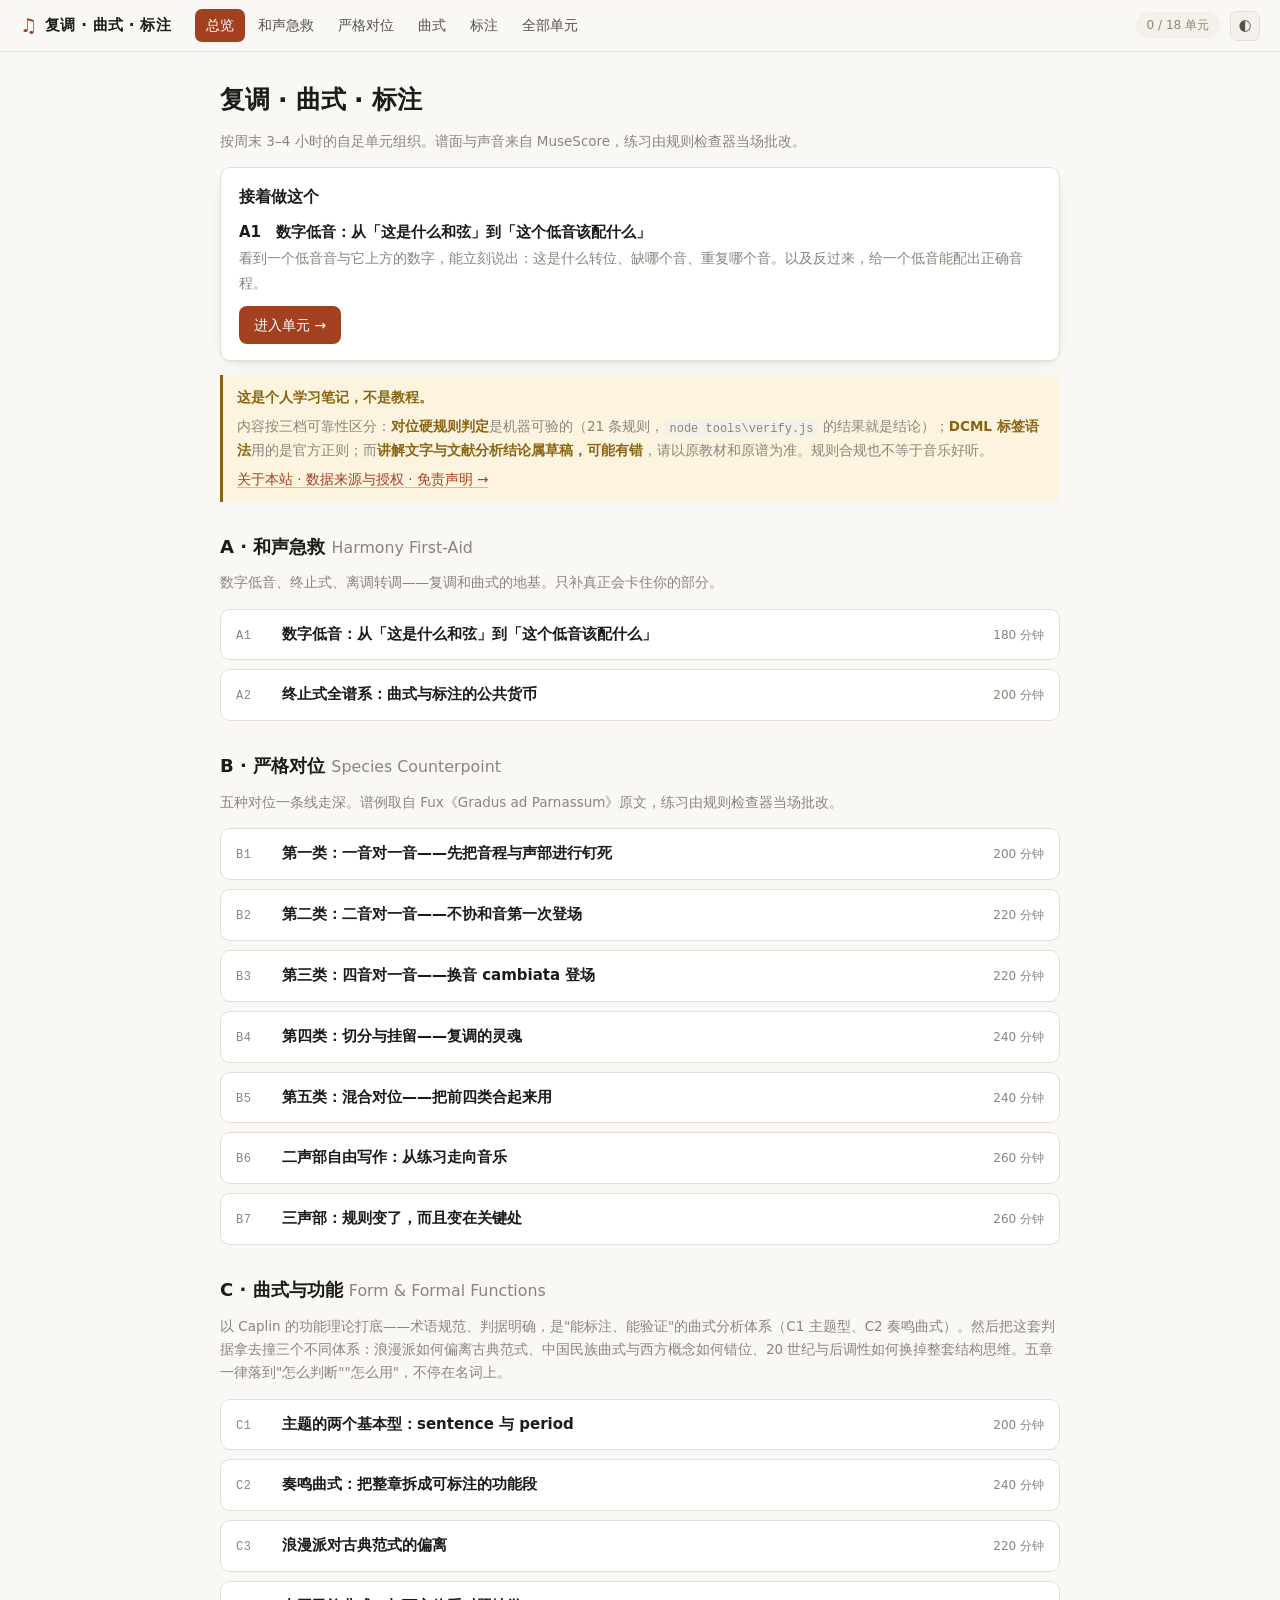
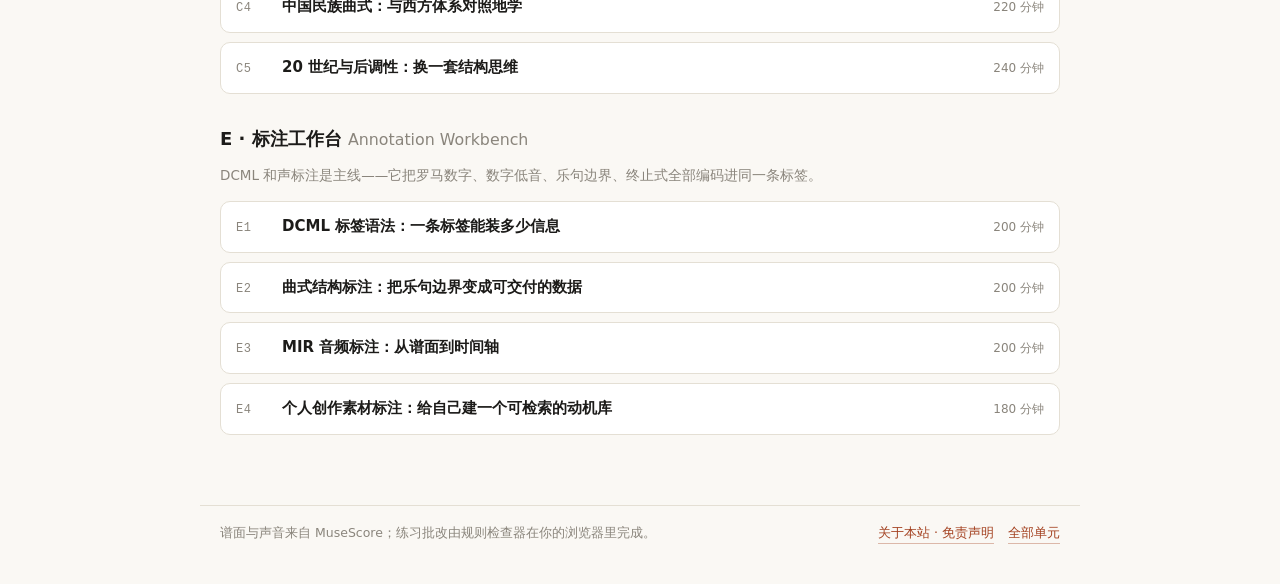
<file: index.html>
<!DOCTYPE html>
<html lang="zh-CN">
<head>
<meta charset="utf-8">
<meta name="viewport" content="width=device-width, initial-scale=1">
<title>复调 · 曲式 · 标注 — 个人音乐理论学习笔记</title>

<!-- 对外可见的自我介绍。措辞刻意保守：这是个人笔记，不是教程。
     这几行必须和 site.config.js 保持一致 —— tools/check-site-config.js 会核对。
     运行时 scoremeta.js 会用配置覆盖它们。 -->
<meta name="description" content="个人音乐理论学习笔记：严格对位（文艺复兴五种对位）、曲式与功能分析（Caplin）、音乐信息标注（DCML）。含 Fux《Gradus ad Parnassum》公有领域谱例与一个可运行的对位规则检查器。内容为个人草稿，不保证无错。">
<meta name="author" content="个人学习笔记">
<meta name="robots" content="index, follow">

<!-- 分享卡片。og:image 需要绝对地址，由 scoremeta.js 按 site.config.js 的
     shareImage 生成；现在还没做那张图，所以分享出去只有纯文字卡片。 -->
<meta property="og:type" content="website">
<meta property="og:site_name" content="复调 · 曲式 · 标注">
<meta property="og:title" content="复调 · 曲式 · 标注 — 个人音乐理论学习笔记">
<meta property="og:description" content="个人音乐理论学习笔记：严格对位（文艺复兴五种对位）、曲式与功能分析（Caplin）、音乐信息标注（DCML）。含 Fux《Gradus ad Parnassum》公有领域谱例与一个可运行的对位规则检查器。内容为个人草稿，不保证无错。">
<meta property="og:locale" content="zh_CN">
<meta name="twitter:card" content="summary">
<meta name="twitter:title" content="复调 · 曲式 · 标注 — 个人音乐理论学习笔记">
<meta name="twitter:description" content="个人音乐理论学习笔记：严格对位（文艺复兴五种对位）、曲式与功能分析（Caplin）、音乐信息标注（DCML）。含 Fux《Gradus ad Parnassum》公有领域谱例与一个可运行的对位规则检查器。内容为个人草稿，不保证无错。">

<!-- canonical / og:image / og:url 由 assets/js/scoremeta.js 在运行时按
     site.config.js 写入 —— 它们需要绝对地址，写死会随域名变更而漂移。 -->

<link rel="webmanifest" href="site.webmanifest">

<!-- 图标内联成 data URI：不额外发请求，且换主题时的底色固定，不需要单独的 .ico -->
<link rel="icon" href="data:image/svg+xml,%3Csvg%20xmlns='http://www.w3.org/2000/svg'%20viewBox='0%200%2032%2032'%3E%3Crect%20width='32'%20height='32'%20rx='7'%20fill='%23a3401f'/%3E%3Ctext%20x='16'%20y='23'%20font-size='20'%20text-anchor='middle'%20fill='%23faf8f4'%3E%E2%99%AB%3C/text%3E%3C/svg%3E">
<!-- 深色模式下的地址栏配色。theme-color 会由 scoremeta.js 按主题同步更新。 -->
<meta name="theme-color" content="#faf8f4" media="(prefers-color-scheme: light)">
<meta name="theme-color" content="#17181a" media="(prefers-color-scheme: dark)">

<link rel="stylesheet" href="assets/css/site.css">
</head>
<body>

<header class="top">
  <div class="brand" id="brand">
    <span class="mark">♫</span>
    <span class="name">复调 · 曲式 · 标注</span>
  </div>
  <nav class="topnav" id="tracknav"></nav>
  <div class="topright">
    <span class="progress-chip" id="progressChip" title="已完成单元 / 总单元"></span>
    <button class="iconbtn" id="themeBtn" title="切换明暗">◐</button>
  </div>
</header>

<main id="view" class="view"><!-- 由 app.js 渲染 --></main>

<noscript>
  <div style="max-width:640px;margin:40px auto;padding:0 20px;font:15px/1.7 'Segoe UI','Microsoft YaHei',system-ui,sans-serif;color:#1c1b19">
    <h1 style="font-size:20px">这个站点需要 JavaScript</h1>
    <p>整站内容是由脚本渲染的，禁用 JavaScript 之后这里只剩一片空白，很抱歉。
       下面是它讲了什么，你可以先看看要不要开着 JS 再回来：</p>
    <ul>
      <li><b>严格对位</b>——文艺复兴五种对位。含 Fux《Gradus ad Parnassum》的公有领域谱例，
          以及一个可运行的规则检查器（21 条规则），用来批改自己写的对位。</li>
      <li><b>曲式与功能分析</b>——以 Caplin 功能理论为核心。</li>
      <li><b>音乐信息标注</b>——DCML 和声标注标准，标签按官方正则校验。</li>
    </ul>
    <p>另外提醒：<b>这是个人学习笔记，不是教程</b>，讲解文字属草稿、可能有错，
       请以原教材和原谱为准。详见
      <a href="docs/关于本站.html" style="color:#a3401f">关于本站</a>。</p>
    <p style="color:#55524c;font-size:13px">谱面与声音来自 MuseScore；
       对位练习的批改由规则检查器当场完成，不依赖服务器。</p>
  </div>
</noscript>

<footer class="foot">
  <span id="footNote">谱面与声音来自 MuseScore；练习批改由规则检查器完成。</span>
  <span class="footlinks" id="footLinks"></span>
</footer>

<!-- ── 内容与引擎 ─────────────────────────────────────────────────────
     要新增一个学习单元：在 content/units/ 里放一个 .js 文件，
     然后在下面这一行按顺序加上 <script src="content/units/你的文件.js"></script>
     详细步骤见 README-使用说明.md
     ──────────────────────────────────────────────────────────────── -->
<!-- ── 站点身份配置（改这个文件就够了，见 site.config.js）─────────────
     必须在 core.js 之前：scoremeta.js 会把配置应用成 head 里的标签。 -->
<script src="site.config.js"></script>
<script src="assets/js/scoremeta.js"></script>
<script src="theory/core.js"></script>
<script src="theory/counterpoint.js"></script>
<script src="assets/js/site.js"></script>
<script src="assets/js/drills.js"></script>
<script src="assets/js/viz.js"></script>
<!-- 谱面（SVG）由 assets/scores/*.svg 按需读取。
     曾经这里有一个 assets/scores/scores.js，把 9 个 SVG 内联成 981 KB 的 JS，
     目的是让 file:// 双击也能显示（file:// 下 XHR 被 CORS 拦）。
     代价是每次打开都要下载近 1 MB，而 http(s) 下 XHR 本来是通的 —— 所以已删除。
     现在双击打开时谱面区会显示一句说明（音频与谱面需要 http 才能加载）。 -->
<script src="content/units/a-harmony.js"></script>
<script src="content/units/b-counterpoint.js"></script>
<script src="content/units/b-counterpoint-2.js"></script>
<script src="content/units/b-counterpoint-3.js"></script>
<script src="content/units/c-form.js"></script>
<script src="content/units/c-form-2.js"></script>
<script src="content/units/e-annotation.js"></script>
<script src="content/units/e-annotation-2.js"></script>
<script src="assets/js/app.js"></script>

</body>
</html>
</file>
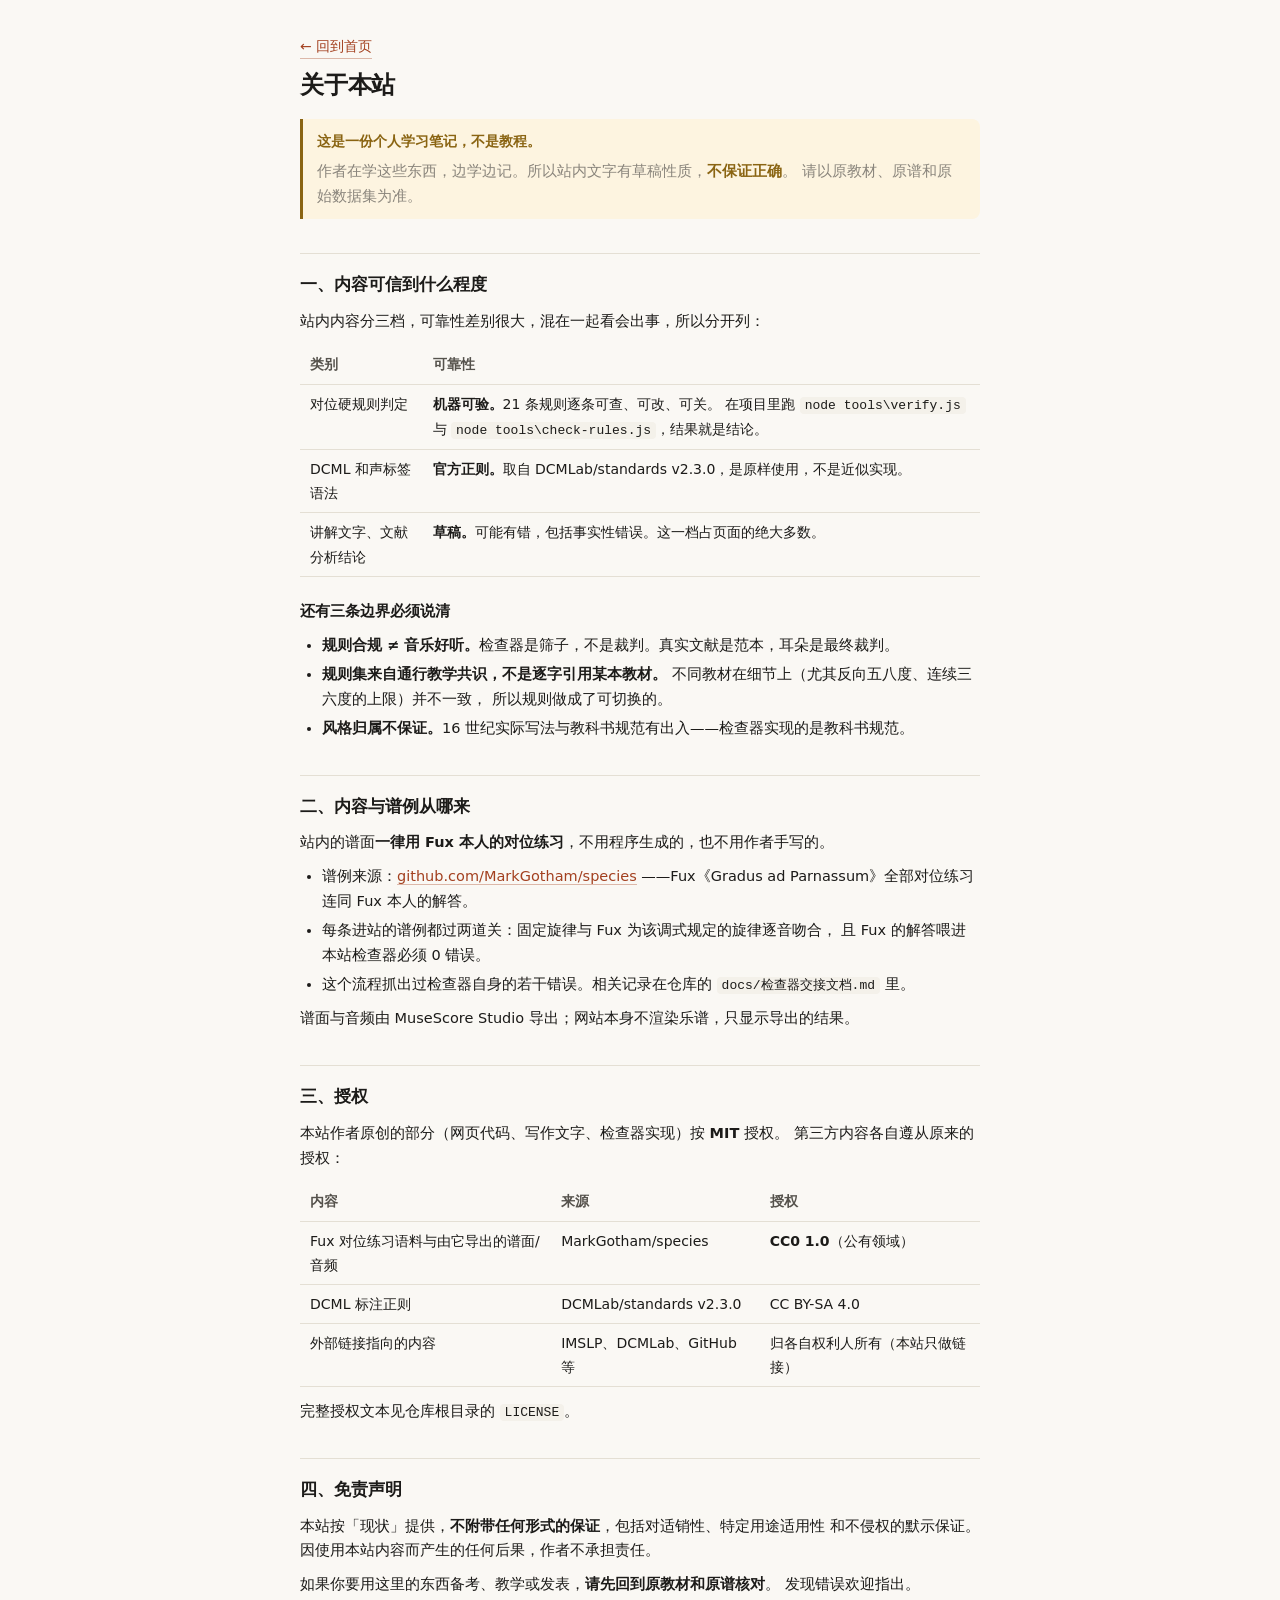
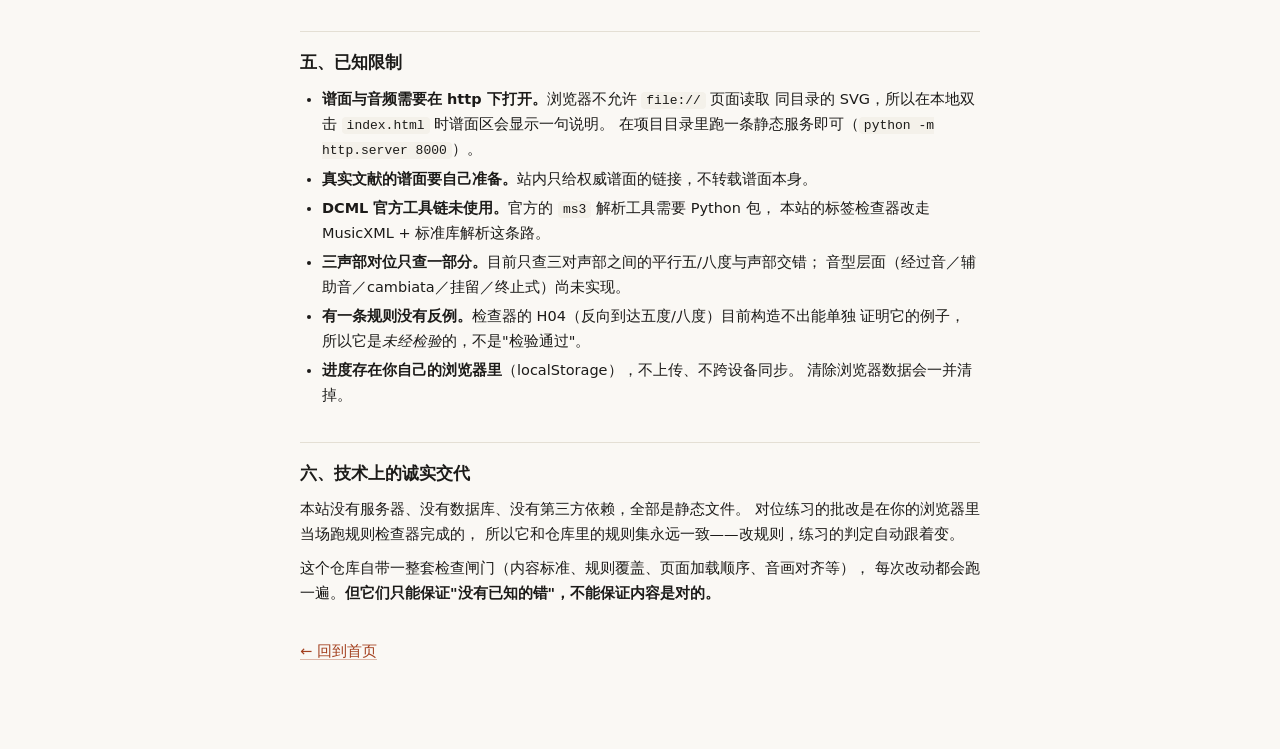
<file: docs/关于本站.html>
<!DOCTYPE html>
<html lang="zh-CN">
<head>
<meta charset="utf-8">
<meta name="viewport" content="width=device-width, initial-scale=1">
<title>关于本站 · 数据来源与授权 · 免责声明</title>
<meta name="description" content="本站是什么、可信到什么程度、内容与谱例从哪来、按什么授权、已知的限制与错误风险。">
<meta name="robots" content="index, follow">
<link rel="icon" href="data:image/svg+xml,%3Csvg%20xmlns='http://www.w3.org/2000/svg'%20viewBox='0%200%2032%2032'%3E%3Crect%20width='32'%20height='32'%20rx='7'%20fill='%23a3401f'/%3E%3Ctext%20x='16'%20y='23'%20font-size='20'%20text-anchor='middle'%20fill='%23faf8f4'%3E%E2%99%AB%3C/text%3E%3C/svg%3E">
<link rel="stylesheet" href="../assets/css/site.css">
<style>
  .doc { max-width: 720px; margin: 0 auto; padding: 34px 20px 80px; }
  .doc h1 { font-size: 24px; margin-top: 0; }
  .doc h2 { font-size: 17px; margin-top: 34px; padding-top: 16px; border-top: 1px solid var(--line); }
  .doc h3 { font-size: 15px; margin-top: 22px; }
  .doc p, .doc li { font-size: 14.5px; }
  .doc code { font-family: var(--mono); font-size: 13px; background: var(--panel-2);
    padding: 1px 5px; border-radius: 4px; }
  .doc table { border-collapse: collapse; width: 100%; margin: 12px 0; font-size: 14px; }
  .doc th, .doc td { text-align: left; padding: 7px 10px; border-bottom: 1px solid var(--line); vertical-align: top; }
  .doc th { color: var(--ink-2); font-weight: 600; }
  .back { display: inline-block; margin-bottom: 6px; font-size: 14px; }
</style>
</head>
<body>

<div class="doc">
  <a class="back" href="../">← 回到首页</a>

  <h1>关于本站</h1>

  <div class="note">
    <b>这是一份个人学习笔记，不是教程。</b>
    <p class="sub" style="margin:6px 0 0">
      作者在学这些东西，边学边记。所以站内文字有草稿性质，<b>不保证正确</b>。
      请以原教材、原谱和原始数据集为准。</p>
  </div>

  <h2>一、内容可信到什么程度</h2>

  <p>站内内容分三档，可靠性差别很大，混在一起看会出事，所以分开列：</p>

  <table>
    <tr><th>类别</th><th>可靠性</th></tr>
    <tr>
      <td>对位硬规则判定</td>
      <td><b>机器可验。</b>21 条规则逐条可查、可改、可关。
          在项目里跑 <code>node tools\verify.js</code> 与
          <code>node tools\check-rules.js</code>，结果就是结论。</td>
    </tr>
    <tr>
      <td>DCML 和声标签语法</td>
      <td><b>官方正则。</b>取自 DCMLab/standards v2.3.0，是原样使用，不是近似实现。</td>
    </tr>
    <tr>
      <td>讲解文字、文献分析结论</td>
      <td><b>草稿。</b>可能有错，包括事实性错误。这一档占页面的绝大多数。</td>
    </tr>
  </table>

  <h3>还有三条边界必须说清</h3>
  <ul>
    <li><b>规则合规 ≠ 音乐好听。</b>检查器是筛子，不是裁判。真实文献是范本，耳朵是最终裁判。</li>
    <li><b>规则集来自通行教学共识，不是逐字引用某本教材。</b>
        不同教材在细节上（尤其反向五八度、连续三六度的上限）并不一致，
        所以规则做成了可切换的。</li>
    <li><b>风格归属不保证。</b>16 世纪实际写法与教科书规范有出入——检查器实现的是教科书规范。</li>
  </ul>

  <h2>二、内容与谱例从哪来</h2>

  <p>站内的谱面<strong>一律用 Fux 本人的对位练习</strong>，不用程序生成的，也不用作者手写的。</p>

  <ul>
    <li>谱例来源：<a href="https://github.com/MarkGotham/species" target="_blank" rel="noopener">github.com/MarkGotham/species</a>
        ——Fux《Gradus ad Parnassum》全部对位练习连同 Fux 本人的解答。</li>
    <li>每条进站的谱例都过两道关：固定旋律与 Fux 为该调式规定的旋律逐音吻合，
        且 Fux 的解答喂进本站检查器必须 0 错误。</li>
    <li>这个流程抓出过检查器自身的若干错误。相关记录在仓库的
        <code>docs/检查器交接文档.md</code> 里。</li>
  </ul>

  <p>谱面与音频由 MuseScore Studio 导出；网站本身不渲染乐谱，只显示导出的结果。</p>

  <h2>三、授权</h2>

  <p>本站作者原创的部分（网页代码、写作文字、检查器实现）按 <b>MIT</b> 授权。
     第三方内容各自遵从原来的授权：</p>

  <table>
    <tr><th>内容</th><th>来源</th><th>授权</th></tr>
    <tr><td>Fux 对位练习语料与由它导出的谱面/音频</td>
        <td>MarkGotham/species</td><td><b>CC0 1.0</b>（公有领域）</td></tr>
    <tr><td>DCML 标注正则</td><td>DCMLab/standards v2.3.0</td><td>CC BY-SA 4.0</td></tr>
    <tr><td>外部链接指向的内容</td><td>IMSLP、DCMLab、GitHub 等</td><td>归各自权利人所有（本站只做链接）</td></tr>
  </table>

  <p>完整授权文本见仓库根目录的 <code>LICENSE</code>。</p>

  <h2>四、免责声明</h2>

  <p>本站按「现状」提供，<b>不附带任何形式的保证</b>，包括对适销性、特定用途适用性
     和不侵权的默示保证。因使用本站内容而产生的任何后果，作者不承担责任。</p>

  <p>如果你要用这里的东西备考、教学或发表，<b>请先回到原教材和原谱核对</b>。
     发现错误欢迎指出。</p>

  <h2>五、已知限制</h2>

  <ul>
    <li><b>谱面与音频需要在 http 下打开。</b>浏览器不允许 <code>file://</code> 页面读取
        同目录的 SVG，所以在本地双击 <code>index.html</code> 时谱面区会显示一句说明。
        在项目目录里跑一条静态服务即可（<code>python -m http.server 8000</code>）。</li>
    <li><b>真实文献的谱面要自己准备。</b>站内只给权威谱面的链接，不转载谱面本身。</li>
    <li><b>DCML 官方工具链未使用。</b>官方的 <code>ms3</code> 解析工具需要 Python 包，
        本站的标签检查器改走 MusicXML + 标准库解析这条路。</li>
    <li><b>三声部对位只查一部分。</b>目前只查三对声部之间的平行五/八度与声部交错；
        音型层面（经过音／辅助音／cambiata／挂留／终止式）尚未实现。</li>
    <li><b>有一条规则没有反例。</b>检查器的 H04（反向到达五度/八度）目前构造不出能单独
        证明它的例子，所以它是<em>未经检验</em>的，不是"检验通过"。</li>
    <li><b>进度存在你自己的浏览器里</b>（localStorage），不上传、不跨设备同步。
        清除浏览器数据会一并清掉。</li>
  </ul>

  <h2>六、技术上的诚实交代</h2>

  <p>本站没有服务器、没有数据库、没有第三方依赖，全部是静态文件。
     对位练习的批改是在你的浏览器里当场跑规则检查器完成的，
     所以它和仓库里的规则集永远一致——改规则，练习的判定自动跟着变。</p>

  <p>这个仓库自带一整套检查闸门（内容标准、规则覆盖、页面加载顺序、音画对齐等），
     每次改动都会跑一遍。<b>但它们只能保证"没有已知的错"，不能保证内容是对的。</b></p>

  <p style="margin-top:34px"><a href="../">← 回到首页</a></p>
</div>

<!-- 站点名与标语来自 site.config.js，改配置这里就跟着变，不必改这个文件 -->
<script src="../site.config.js"></script>
<script>
(function () {
  var c = window.SITE_CONFIG || {};
  if (c.name) {
    document.title = '关于本站 · ' + c.name;
    var h = document.querySelector('.doc h1');
    if (h) h.textContent = '关于本站';
    var foot = document.getElementById('sitefoot');
    if (foot) foot.textContent = c.name + (c.tagline ? ' — ' + c.tagline : '');
  }
})();
</script>

</body>
</html>
</file>
<file: assets/css/site.css>
/* ==========================================================================
   site.css — 整体风格
   设计目标：长时间阅读不吃力；谱面（SVG）能适应深浅色；练习区反馈明确。
   ========================================================================== */

:root {
  --bg:        #faf8f4;
  --panel:     #ffffff;
  --panel-2:   #f4f1ea;
  --ink:       #1c1b19;
  --ink-2:     #55524c;
  --ink-3:     #8a857c;
  --line:      #e4dfd4;
  --accent:    #a3401f;
  --accent-2:  #c2603a;
  --ok:        #2f6b45;
  --ok-bg:     #e8f3ec;
  --bad:       #a4262c;
  --bad-bg:    #fbeaea;
  --warn:      #8a6412;
  --warn-bg:   #fdf4e0;
  --radius:    10px;
  --shadow:    0 1px 2px rgba(0,0,0,.05), 0 6px 18px -10px rgba(0,0,0,.18);
  --mono: ui-monospace, "Cascadia Mono", Consolas, monospace;
}
[data-theme="dark"] {
  --bg:        #17181a;
  --panel:     #1f2124;
  --panel-2:   #26282c;
  --ink:       #e9e6e0;
  --ink-2:     #b3aea6;
  --ink-3:     #7e7a73;
  --line:      #33363b;
  --accent:    #e0805a;
  --accent-2:  #f0a184;
  --ok:        #7bc39a;
  --ok-bg:     #1d2b23;
  --bad:       #f08b8b;
  --bad-bg:    #2e1f20;
  --warn:      #e0bb6a;
  --warn-bg:   #2c2718;
  --shadow:    0 1px 2px rgba(0,0,0,.3), 0 6px 18px -10px rgba(0,0,0,.6);
}

* { box-sizing: border-box; }
html, body { margin: 0; padding: 0; }
body {
  background: var(--bg); color: var(--ink);
  font: 15px/1.72 "Segoe UI", "Microsoft YaHei", system-ui, -apple-system, sans-serif;
  -webkit-font-smoothing: antialiased;
}
a { color: var(--accent); text-decoration: none; border-bottom: 1px solid color-mix(in srgb, var(--accent) 35%, transparent); }
a:hover { color: var(--accent-2); }

/* ------------------------------------------------------------------ 顶栏 */
.top {
  position: sticky; top: 0; z-index: 50;
  display: flex; align-items: center; gap: 18px;
  padding: 0 20px; height: 52px;
  background: color-mix(in srgb, var(--bg) 88%, transparent);
  backdrop-filter: blur(10px);
  border-bottom: 1px solid var(--line);
}
.brand { display: flex; align-items: center; gap: 8px; cursor: pointer; user-select: none; }
.brand .mark { color: var(--accent); font-size: 19px; }
.brand .name { font-weight: 700; letter-spacing: .3px; }
.topnav { display: flex; gap: 2px; margin-left: 6px; flex-wrap: wrap; }
.topnav button {
  font: inherit; font-size: 13.5px; color: var(--ink-2);
  background: none; border: 0; border-radius: 7px;
  padding: 5px 11px; cursor: pointer;
}
.topnav button:hover { background: var(--panel-2); color: var(--ink); }
.topnav button.on { background: var(--accent); color: #fff; }
.topright { margin-left: auto; display: flex; align-items: center; gap: 10px; }
.progress-chip {
  font-size: 12px; color: var(--ink-3); font-variant-numeric: tabular-nums;
  background: var(--panel-2); border-radius: 20px; padding: 3px 11px;
}
.iconbtn {
  font: inherit; font-size: 15px; line-height: 1;
  background: var(--panel-2); color: var(--ink-2);
  border: 1px solid var(--line); border-radius: 7px;
  width: 30px; height: 30px; cursor: pointer;
}
.iconbtn:hover { color: var(--accent); }

/* ------------------------------------------------------------------ 布局 */
.view { max-width: 880px; margin: 0 auto; padding: 26px 20px 70px; }
.foot {
  max-width: 880px; margin: 0 auto; padding: 16px 20px 40px;
  border-top: 1px solid var(--line);
  color: var(--ink-3); font-size: 12.5px;
  display: flex; gap: 16px; flex-wrap: wrap;
}
.footlinks { margin-left: auto; display: flex; gap: 14px; }

h1 { font-size: 25px; margin: 0 0 4px; letter-spacing: -.2px; }
h2 { font-size: 18px; margin: 30px 0 8px; }
h3 { font-size: 15.5px; margin: 20px 0 6px; }
p  { margin: 9px 0; }
ul, ol { margin: 9px 0; padding-left: 22px; }
li { margin: 4px 0; }
code {
  font-family: var(--mono); font-size: .89em;
  background: var(--panel-2); padding: 1.5px 5px; border-radius: 5px;
}
.sub { color: var(--ink-3); font-size: 13.5px; }
.en  { color: var(--ink-3); font-weight: 400; font-size: .88em; }
.hr  { height: 1px; background: var(--line); margin: 26px 0; border: 0; }

/* --------------------------------------------------------------- 卡片 */
.card {
  background: var(--panel); border: 1px solid var(--line);
  border-radius: var(--radius); padding: 16px 18px; margin: 14px 0;
  box-shadow: var(--shadow);
}
.card > :first-child { margin-top: 0; }
.card > :last-child  { margin-bottom: 0; }
.card h3 { margin-top: 0; }

/* 单元列表 */
.units { display: grid; gap: 9px; margin-top: 14px; }
/* .unitrow 是 <button>（键盘可达），所以要显式重置按钮的默认外观 */
.unitrow {
  display: flex; align-items: baseline; gap: 12px;
  width: 100%; text-align: left; font: inherit; color: inherit;
  background: var(--panel); border: 1px solid var(--line);
  border-radius: var(--radius); padding: 12px 15px;
  cursor: pointer; transition: border-color .12s, transform .12s;
}
.unitrow:hover { border-color: var(--accent); transform: translateX(2px); }
/* 键盘可见的焦点环。全站原先只有 input.text:focus 一条焦点样式，
   单元列表、顶栏、相邻导航这些按钮按 Tab 时看不出自己在哪。 */
.unitrow:focus-visible,
.topnav button:focus-visible,
.iconbtn:focus-visible,
.btn:focus-visible,
.opt:focus-visible {
  outline: 2px solid var(--accent-2);
  outline-offset: 2px;
}
.unitrow .code {
  font-family: var(--mono); font-size: 12px; color: var(--ink-3);
  min-width: 34px; letter-spacing: .5px;
}
.unitrow .t { font-weight: 600; }
.unitrow .m { margin-left: auto; font-size: 12px; color: var(--ink-3); white-space: nowrap; }
.unitrow.done { background: var(--ok-bg); border-color: color-mix(in srgb, var(--ok) 40%, var(--line)); }
.unitrow.done .code { color: var(--ok); }
.unitrow .done-tick { color: var(--ok); font-weight: 700; }

/* 目标条 */
.goal {
  background: var(--panel-2); border-left: 3px solid var(--accent);
  border-radius: 0 var(--radius) var(--radius) 0;
  padding: 12px 16px; margin: 14px 0;
}
.goal b { color: var(--accent); }

/* --------------------------------------------------------------- 术语表 */
.terms { width: 100%; border-collapse: collapse; font-size: 14px; }
.terms td { padding: 7px 10px; border-bottom: 1px solid var(--line); vertical-align: top; }
.terms tr:last-child td { border-bottom: 0; }
.terms .zh { font-weight: 600; white-space: nowrap; }
.terms .en { color: var(--ink-3); white-space: nowrap; font-size: 13px; }

/* --------------------------------------------------------------- 谱面 */
.score { margin: 14px 0; }
.score img, .score svg { max-width: 100%; height: auto; display: block; }
.score svg { color: var(--ink); }
.score .ph {
  border: 1px dashed var(--line); border-radius: var(--radius);
  padding: 20px; text-align: center; color: var(--ink-3); font-size: 13.5px;
  background: var(--panel-2);
}
.score figure { margin: 0; }
.score figcaption { color: var(--ink-3); font-size: 12.5px; margin-top: 7px; }
[data-theme="dark"] .score img { filter: invert(1) hue-rotate(180deg); }

/* --------------------------------------------------------------- 练习 */
.drill { background: var(--panel); border: 1px solid var(--line); border-left: 3px solid var(--accent-2); border-radius: var(--radius); padding: 15px 18px; margin: 14px 0; }
.drill .q { font-weight: 600; margin-bottom: 10px; }
.opts { display: grid; gap: 7px; }
.opt {
  text-align: left; font: inherit; font-size: 14.5px;
  background: var(--panel-2); color: var(--ink);
  border: 1px solid var(--line); border-radius: 8px;
  padding: 9px 13px; cursor: pointer;
}
.opt:hover { border-color: var(--accent); }
.opt.right { background: var(--ok-bg); border-color: var(--ok); color: var(--ok); font-weight: 600; }
.opt.wrong { background: var(--bad-bg); border-color: var(--bad); color: var(--bad); }
.opt:disabled { cursor: default; }
.feedback { margin-top: 11px; font-size: 14px; padding: 10px 13px; border-radius: 8px; }
.feedback.ok  { background: var(--ok-bg);  color: var(--ok);  }
.feedback.bad { background: var(--bad-bg); color: var(--bad); }
.feedback.warn{ background: var(--warn-bg);color: var(--warn);}
.feedback .why { color: var(--ink-2); display: block; margin-top: 5px; font-weight: 400; }

.playrow { display: flex; gap: 8px; align-items: center; margin: 10px 0; flex-wrap: wrap; }
.btn {
  font: inherit; font-size: 14px;
  background: var(--accent); color: #fff; border: 0; border-radius: 8px;
  padding: 7px 15px; cursor: pointer;
}
.btn:hover { background: var(--accent-2); }
.btn.ghost { background: var(--panel-2); color: var(--ink-2); border: 1px solid var(--line); }
.btn.ghost:hover { color: var(--accent); border-color: var(--accent); }
.btn:disabled { opacity: .5; cursor: default; }
input.text {
  font: inherit; font-family: var(--mono); font-size: 14.5px;
  background: var(--panel-2); color: var(--ink);
  border: 1px solid var(--line); border-radius: 8px;
  padding: 8px 12px; min-width: 190px;
}
input.text:focus { outline: 2px solid var(--accent-2); outline-offset: -1px; border-color: transparent; }

/* 检查器报告 */
.report { font-family: var(--mono); font-size: 12.5px; line-height: 1.75; white-space: pre-wrap; }
.report .e { color: var(--bad); font-weight: 700; }
.report .w { color: var(--warn); font-weight: 700; }
.report .g { color: var(--ok); font-weight: 700; }

/* 清单 */
.checklist { list-style: none; padding: 0; margin: 10px 0; }
.checklist li { display: flex; gap: 10px; align-items: flex-start; padding: 6px 0; border-bottom: 1px solid var(--line); }
.checklist li:last-child { border-bottom: 0; }
.checklist input { margin-top: 5px; accent-color: var(--accent); width: 15px; height: 15px; flex: none; }
.checklist label { cursor: pointer; }
.checklist input:checked + label { color: var(--ink-3); text-decoration: line-through; }

/* 文献任务 */
.rep { display: grid; gap: 10px; }
.rep .item { border: 1px solid var(--line); border-radius: 8px; padding: 11px 14px; background: var(--panel-2); }
.rep .work { font-weight: 600; }
.rep .bars { font-family: var(--mono); font-size: 12.5px; color: var(--accent); }
.rep .task { margin-top: 5px; font-size: 14px; color: var(--ink-2); }

/* 提示条 */
.note { border-left: 3px solid var(--warn); background: var(--warn-bg); color: var(--ink); border-radius: 0 8px 8px 0; padding: 10px 14px; margin: 13px 0; font-size: 14px; }
.note b { color: var(--warn); }
/* 区块渲染失败时的兜底卡片（见 site.js 的 pageUnit 错误边界） */
.note.bad { border-left-color: var(--bad); background: var(--bad-bg); }
.note.bad b { color: var(--bad); }

/* 单元导航 */
.unitnav { display: flex; justify-content: space-between; gap: 12px; margin-top: 34px; padding-top: 16px; border-top: 1px solid var(--line); }

@media (max-width: 640px) {
  .top { height: auto; padding: 9px 12px; flex-wrap: wrap; gap: 8px; }
  .topnav { order: 3; width: 100%; }
  .view { padding: 18px 13px 60px; }
  h1 { font-size: 21px; }
}

/* ==========================================================================
   可视化（viz.js）
   ========================================================================== */

:root {
  --vz-perfect:   #3f6ea8;
  --vz-imperfect: #3f8f66;
  --vz-dissonant: #c0492f;
  --vz-v1:        #a3401f;
  --vz-v2:        #2f6b8c;
  --vz-bad:       #c0392b;
  --vz-block:     #e8e2d5;
  --vz-block-2:   #dcd4c4;
}
[data-theme="dark"] {
  --vz-perfect:   #6fa3e0;
  --vz-imperfect: #63c194;
  --vz-dissonant: #e8825f;
  --vz-v1:        #e0805a;
  --vz-v2:        #6fb6dc;
  --vz-bad:       #f0706a;
  --vz-block:     #2b2f34;
  --vz-block-2:   #343a40;
}

.viz {
  background: var(--panel); border: 1px solid var(--line);
  border-radius: var(--radius); padding: 15px 17px 13px; margin: 14px 0;
  box-shadow: var(--shadow);
}
.viz-head { display: flex; align-items: baseline; gap: 10px; }
.viz-title { font-weight: 700; font-size: 15px; margin-bottom: 3px; }
.viz-cap { color: var(--ink-3); font-size: 12.8px; margin-top: 8px; line-height: 1.6; }
.vz-svg { display: block; color: var(--ink); overflow: visible; }

/* 通用：绘图区 */
.vz-grid line { stroke: var(--line); stroke-width: 1; }
.vz-gridline { stroke: var(--line); stroke-width: 1; }
.vz-bar { stroke: var(--line); stroke-width: 1; stroke-dasharray: 3 3; }
.vz-tick { stroke: var(--line); stroke-width: 1; }
.vz-axis { fill: var(--ink-3); font-size: 11px; font-family: var(--mono); }
.vz-label { font-size: 13px; font-weight: 700; }

/* 声部进行图 */
.vz-note { transition: r .12s, opacity .12s; }
.vz-note:hover { r: 7; }
.vz-note.on { r: 8.5; stroke: var(--ink); stroke-width: 2; }
.vz-cell { transition: opacity .12s; }
.vz-cell:hover { opacity: 1; }
.vz-playhead { stroke: var(--accent); stroke-width: 2; opacity: .85; pointer-events: none; }
.vz-mark { pointer-events: none; }
.vz-marktext { fill: var(--vz-bad); font-size: 10px; font-weight: 700; font-family: var(--mono); }

.vz-legend { display: flex; gap: 16px; flex-wrap: wrap; margin-top: 10px; font-size: 12.5px; color: var(--ink-2); }
.vz-key { display: inline-flex; align-items: center; gap: 6px; }
.vz-key i { width: 13px; height: 11px; border-radius: 3px; display: inline-block; }
.vz-select {
  font: inherit; font-size: 13.5px; color: var(--ink);
  background: var(--panel-2); border: 1px solid var(--line);
  border-radius: 8px; padding: 6px 9px;
}

/* 挂留生命周期 */
.vz-phasebg { fill: var(--panel-2); stroke: var(--line); stroke-width: 1; transition: fill .2s, stroke .2s; }
.vz-phasebg.live { fill: color-mix(in srgb, var(--accent) 13%, var(--panel-2)); stroke: var(--accent); stroke-width: 2; }
.vz-big-note { transition: r .2s; }
.vz-notetext { fill: #fff; font-size: 9.5px; font-weight: 700; font-family: var(--mono); }
.vz-ivline { stroke-width: 3; }
.vz-ivtext { font-size: 12.5px; font-weight: 700; }
.vz-phasetitle { fill: var(--ink); font-size: 14px; font-weight: 700; }
.vz-arrow { fill: none; stroke: var(--vz-v2); stroke-width: 2; stroke-dasharray: 5 4; }

/* 曲式时间轴 */
.vz-block { fill: var(--vz-block); stroke: var(--line); stroke-width: 1; transition: fill .18s; }
.vz-block.live { fill: color-mix(in srgb, var(--accent) 22%, var(--vz-block)); stroke: var(--accent); stroke-width: 2; }
.vz-blocktext { fill: var(--ink); font-size: 12.5px; font-weight: 700; pointer-events: none; }
.vz-harmtext { fill: var(--ink-2); font-size: 12px; font-family: var(--mono); }
.vz-cadflag { fill: var(--vz-dissonant); }
.vz-cadtext { fill: var(--vz-dissonant); font-size: 10.5px; font-weight: 700; font-family: var(--mono); }

/* 调性旅程 */
.vz-home { stroke: var(--accent); stroke-width: 2; stroke-dasharray: 6 4; opacity: .7; }
.vz-journey { fill: none; stroke: var(--vz-v2); stroke-width: 2.6; stroke-linejoin: round; }
.vz-keynode { fill: var(--vz-v2); stroke: var(--panel); stroke-width: 2; }
.vz-keylabel { fill: var(--ink); font-size: 12.5px; font-weight: 700; }

/* 音网 */
.vz-edge { stroke: var(--line); stroke-width: 1.4; }
.vz-node { fill: var(--panel-2); stroke: var(--line); stroke-width: 1.4; transition: fill .2s, r .2s; }
.vz-node.on { fill: var(--accent); stroke: var(--accent-2); r: 15; }
.vz-nodetext { fill: var(--ink); font-size: 10.5px; font-family: var(--mono); pointer-events: none; }
.vz-tri-live { fill: color-mix(in srgb, var(--accent) 26%, transparent); stroke: var(--accent); stroke-width: 2.4; }

/* 占位提示（谱面与图共用） */
.ph {
  border: 1px dashed var(--line); border-radius: var(--radius);
  padding: 20px; text-align: center; color: var(--ink-3); font-size: 13.5px;
  background: var(--panel-2);
}

/* ---- 单元位置条：你在整条线的哪里 ---- */
.unitpos {
  display: flex; gap: 9px; flex-wrap: wrap; align-items: baseline;
  font-size: 12.5px; color: var(--ink-3);
  margin: 8px 0 12px; padding: 7px 12px;
  background: var(--panel-2); border-radius: 8px;
}
.unitpos .up-track { color: var(--accent); font-weight: 700; }
.unitpos .up-sep { opacity: .35; }
.unitpos .up-from { color: var(--ink-2); }

/* ---- 承接 / 去向说明 ---- */
.flowbox {
  background: color-mix(in srgb, var(--accent) 7%, var(--panel));
  border-left: 3px solid var(--accent-2);
  border-radius: 0 var(--radius) var(--radius) 0;
  padding: 12px 16px; margin: 13px 0; font-size: 14px; line-height: 1.78;
}
.flowbox b { color: var(--accent); }
.flowbox.next { border-left-color: var(--accent); margin-top: 22px; }

/* ---- 术语的展开讲解（terms 每行的第 4 项） ---- */
.term-detail {
  margin-top: 8px; padding-top: 8px;
  border-top: 1px dashed var(--line);
  color: var(--ink-2); font-size: 13.5px; line-height: 1.78;
}
.term-detail b { color: var(--ink); }
</file>
